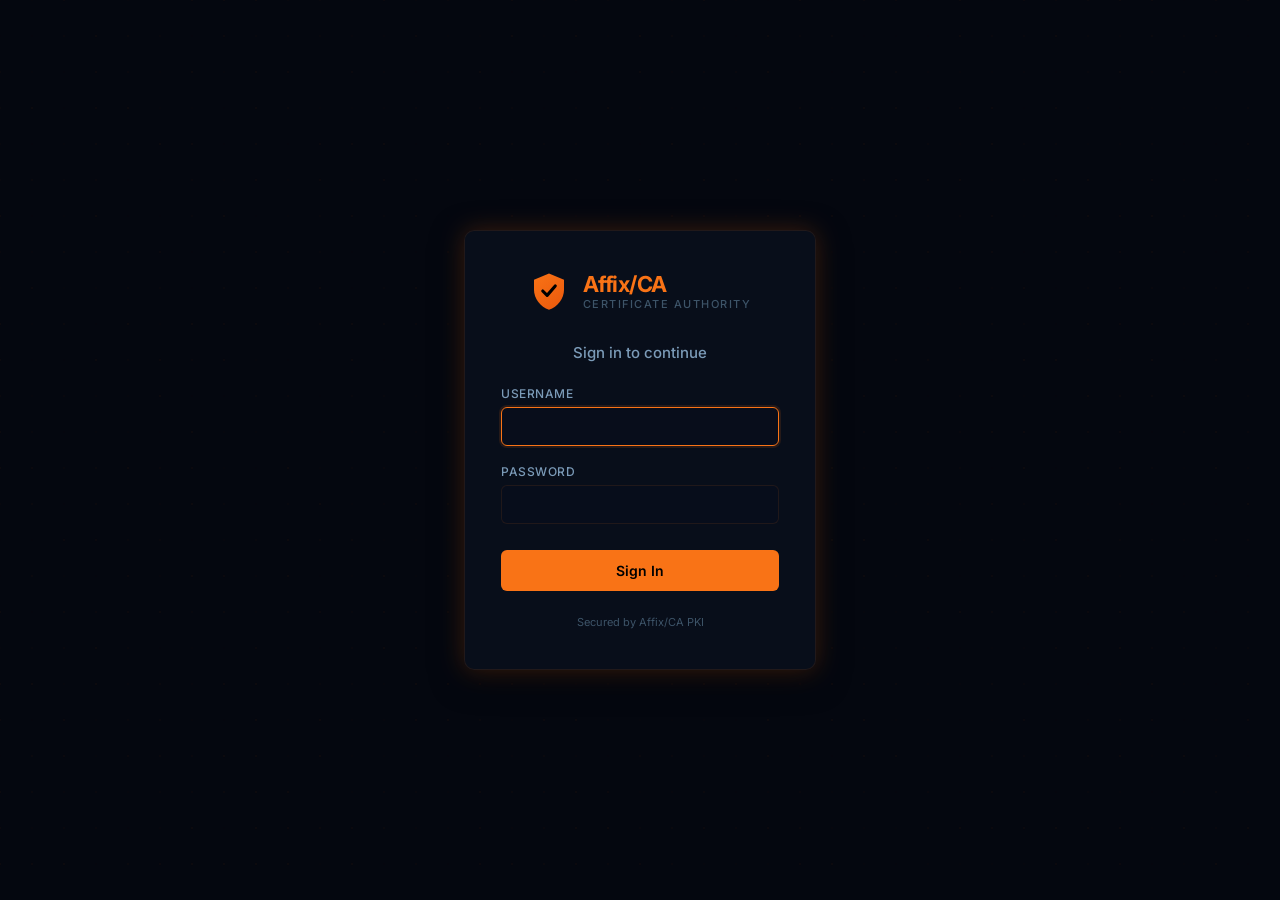
<file: AffixCA/shared/ui/login.html>
<!DOCTYPE html>
<html lang="en">
<head>
  <meta charset="UTF-8" />
  <meta name="viewport" content="width=device-width, initial-scale=1.0" />
  <title>Affix/CA — Sign In</title>
  <link rel="preconnect" href="https://fonts.googleapis.com" />
  <link rel="preconnect" href="https://fonts.gstatic.com" crossorigin />
  <link href="https://fonts.googleapis.com/css2?family=Inter:wght@300;400;500;600;700&family=JetBrains+Mono:wght@400;500;600&display=swap" rel="stylesheet" />
  <style>
    *, *::before, *::after { box-sizing: border-box; margin: 0; padding: 0; }

    :root {
      --bg-void:    #04070f;
      --bg-panel:   rgba(10, 16, 30, 0.82);
      --bg-input:   rgba(8, 14, 28, 0.9);
      --cyan:       #f97316;
      --cyan-dim:   rgba(249, 115, 22, 0.12);
      --cyan-glow:  0 0 24px rgba(249, 115, 22, 0.22);
      --purple:     #f97316;
      --red:        #f43f5e;
      --text:       #dde8f0;
      --text-mid:   #7b9bb8;
      --text-muted: #3d5468;
      --border:     rgba(249, 115, 22, 0.1);
      --radius:     10px;
      --radius-sm:  6px;
    }

    body {
      font-family: 'Inter', -apple-system, BlinkMacSystemFont, sans-serif;
      background: var(--bg-void);
      color: var(--text);
      min-height: 100vh;
      display: flex;
      align-items: center;
      justify-content: center;
      overflow: hidden;
    }

    canvas {
      position: fixed; top: 0; left: 0;
      width: 100%; height: 100%;
      z-index: 0; pointer-events: none;
    }

    .login-container {
      position: relative; z-index: 1;
      width: 100%; max-width: 400px; padding: 24px;
    }

    .login-card {
      background: var(--bg-panel);
      border: 1px solid var(--border);
      border-radius: var(--radius);
      backdrop-filter: blur(24px);
      padding: 40px 36px;
      box-shadow: var(--cyan-glow), 0 8px 32px rgba(0,0,0,0.5);
    }

    .login-brand {
      display: flex; align-items: center;
      gap: 14px; margin-bottom: 32px; justify-content: center;
    }

    .login-brand svg { width: 40px; height: 40px; flex-shrink: 0; }

    .login-brand-text { display: flex; flex-direction: column; }

    .login-brand-title {
      font-size: 22px; font-weight: 700;
      background: linear-gradient(135deg, #f97316, #f97316);
      -webkit-background-clip: text; -webkit-text-fill-color: transparent;
      letter-spacing: -0.5px;
    }

    .login-brand-sub {
      font-size: 11px; color: var(--text-muted);
      text-transform: uppercase; letter-spacing: 1.5px; font-weight: 500;
    }

    .login-heading {
      font-size: 15px; font-weight: 500; color: var(--text-mid);
      margin-bottom: 24px; text-align: center;
    }

    .form-group { margin-bottom: 18px; }

    .form-group label {
      display: block; font-size: 12px; font-weight: 500;
      color: var(--text-mid); margin-bottom: 6px;
      text-transform: uppercase; letter-spacing: 0.5px;
    }

    .form-group input {
      width: 100%; padding: 10px 14px; font-size: 14px; font-family: inherit;
      background: var(--bg-input); border: 1px solid var(--border);
      border-radius: var(--radius-sm); color: var(--text);
      outline: none; transition: border-color 0.2s ease;
    }

    .form-group input:focus {
      border-color: var(--cyan);
      box-shadow: 0 0 0 2px var(--cyan-dim);
    }

    .btn-login {
      width: 100%; padding: 12px; font-size: 14px; font-weight: 600;
      font-family: inherit;
      background: linear-gradient(135deg, var(--cyan), var(--purple));
      color: #000; border: none; border-radius: var(--radius-sm);
      cursor: pointer; transition: opacity 0.2s ease, transform 0.1s ease;
      margin-top: 8px;
    }

    .btn-login:hover { opacity: 0.9; }
    .btn-login:active { transform: scale(0.98); }
    .btn-login:disabled { opacity: 0.5; cursor: not-allowed; }

    .login-error {
      display: none;
      background: rgba(244, 63, 94, 0.1);
      border: 1px solid rgba(244, 63, 94, 0.3);
      border-radius: var(--radius-sm);
      padding: 10px 14px; font-size: 13px; color: var(--red);
      margin-bottom: 16px;
    }

    .login-footer {
      text-align: center; margin-top: 24px;
      font-size: 11px; color: var(--text-muted);
    }
  </style>
</head>
<body>
  <canvas id="bg-canvas"></canvas>

  <div class="login-container">
    <div class="login-card">
      <div class="login-brand">
        <svg viewBox="0 0 32 32" fill="none">
          <path d="M16 2L4 7v8c0 7.18 5.16 13.9 12 15.93C22.84 28.9 28 22.18 28 15V7L16 2z" fill="url(#shieldGrad)"/>
          <path d="M11 16l3.5 3.5L21 12" stroke="#000" stroke-width="2.5" stroke-linecap="round" stroke-linejoin="round"/>
          <defs>
            <linearGradient id="shieldGrad" x1="4" y1="2" x2="28" y2="32" gradientUnits="userSpaceOnUse">
              <stop offset="0%" stop-color="#f97316"/>
              <stop offset="100%" stop-color="#ea580c"/>
            </linearGradient>
          </defs>
        </svg>
        <div class="login-brand-text">
          <span class="login-brand-title">Affix/CA</span>
          <span class="login-brand-sub">Certificate Authority</span>
        </div>
      </div>

      <div class="login-heading">Sign in to continue</div>
      <div class="login-error" id="login-error"></div>

      <form id="login-form">
        <div class="form-group">
          <label for="username">Username</label>
          <input type="text" id="username" autocomplete="username" required autofocus />
        </div>
        <div class="form-group">
          <label for="password">Password</label>
          <input type="password" id="password" autocomplete="current-password" required />
        </div>
        <button type="submit" class="btn-login" id="login-btn">Sign In</button>
      </form>

      <div class="login-footer">Secured by Affix/CA PKI</div>
    </div>
  </div>

  <script>
    // Animated background
    (function() {
      const c = document.getElementById('bg-canvas'), ctx = c.getContext('2d');
      let w, h;
      function resize() { w = c.width = window.innerWidth; h = c.height = window.innerHeight; }
      resize(); window.addEventListener('resize', resize);
      const cols = 40, rows = 25, dots = [];
      for (let i = 0; i < cols * rows; i++)
        dots.push({ x: (i % cols) / cols, y: Math.floor(i / cols) / rows, phase: Math.random() * Math.PI * 2 });
      function draw(t) {
        ctx.clearRect(0, 0, w, h);
        for (const d of dots) {
          const pulse = 0.3 + 0.7 * ((Math.sin(t / 2000 + d.phase) + 1) / 2);
          ctx.fillStyle = `rgba(249,115,22,${0.04 * pulse})`;
          ctx.beginPath(); ctx.arc(d.x * w, d.y * h, 1.2, 0, Math.PI * 2); ctx.fill();
        }
        requestAnimationFrame(draw);
      }
      requestAnimationFrame(draw);
    })();

    // Login handler
    (function() {
      const TOKEN_KEY = 'affixca_auth_token';
      const USER_KEY  = 'affixca_auth_user';
      const form  = document.getElementById('login-form');
      const errEl = document.getElementById('login-error');

      // If already authed, redirect
      const existing = localStorage.getItem(TOKEN_KEY);
      if (existing) {
        fetch('/api/auth/session', { headers: { 'Authorization': 'Bearer ' + existing } })
          .then(r => r.json())
          .then(d => { if (d.success) window.location.href = '/'; })
          .catch(() => {});
      }

      form.addEventListener('submit', async (e) => {
        e.preventDefault();
        errEl.style.display = 'none';
        const btn = document.getElementById('login-btn');
        btn.disabled = true; btn.textContent = 'Signing in\u2026';
        try {
          const r = await fetch('/api/auth/login', {
            method: 'POST',
            headers: { 'Content-Type': 'application/json' },
            body: JSON.stringify({
              username: document.getElementById('username').value,
              password: document.getElementById('password').value
            })
          });
          const data = await r.json();
          if (data.success) {
            localStorage.setItem(TOKEN_KEY, data.token);
            localStorage.setItem(USER_KEY, JSON.stringify({ username: data.username, role: data.role }));
            window.location.href = '/';
          } else {
            errEl.textContent = data.message || 'Login failed';
            errEl.style.display = 'block';
          }
        } catch (err) {
          errEl.textContent = 'Connection error: ' + err.message;
          errEl.style.display = 'block';
        } finally {
          btn.disabled = false; btn.textContent = 'Sign In';
        }
      });
    })();
  </script>
</body>
</html>
</file>
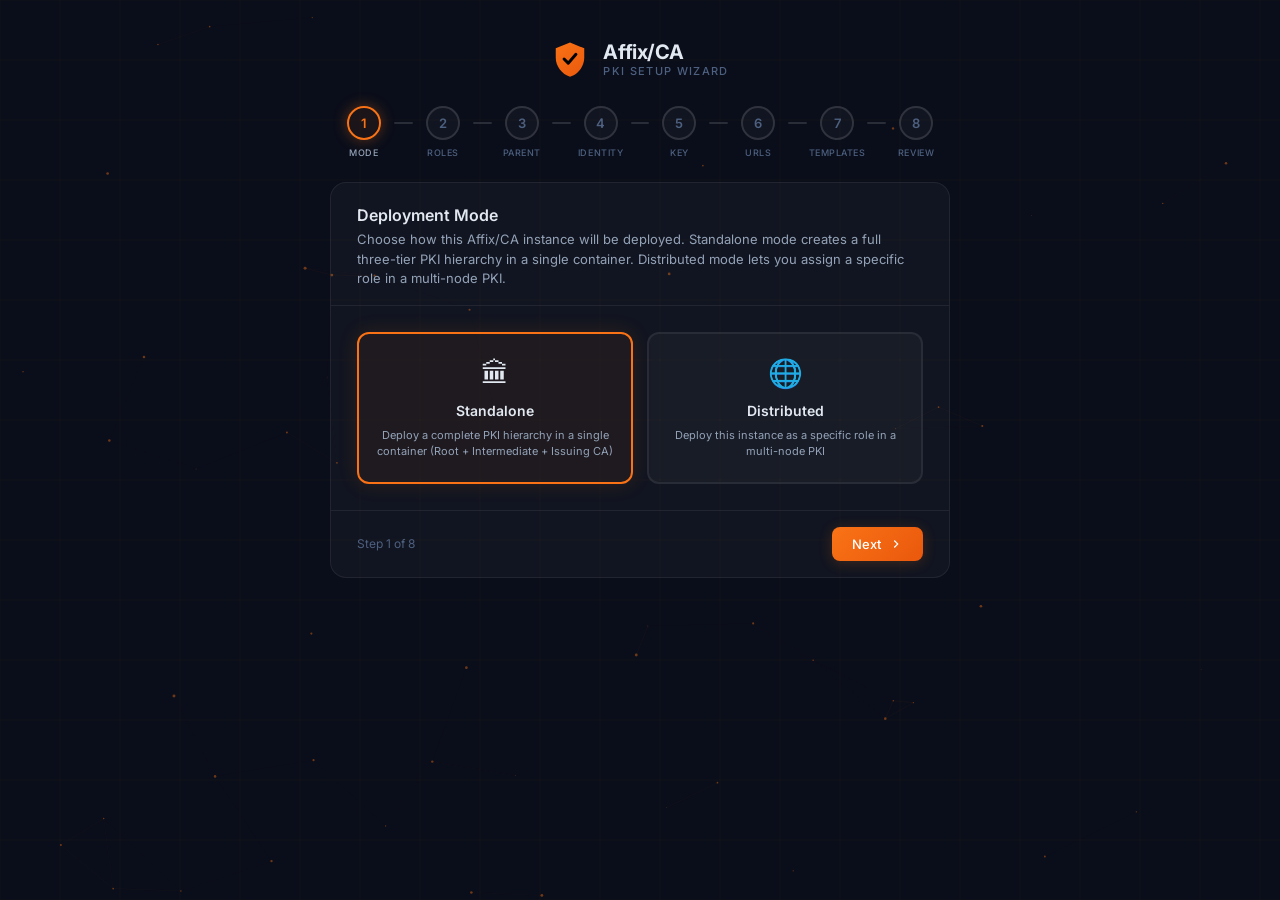
<file: AffixCA/shared/ui/setup.html>
<!DOCTYPE html>
<html lang="en">
<head>
  <meta charset="UTF-8" />
  <meta name="viewport" content="width=device-width, initial-scale=1.0" />
  <title>Affix/CA · PKI Setup Wizard</title>
  <link rel="preconnect" href="https://fonts.googleapis.com" />
  <link rel="preconnect" href="https://fonts.gstatic.com" crossorigin />
  <link href="https://fonts.googleapis.com/css2?family=Inter:wght@300;400;500;600;700&family=JetBrains+Mono:wght@400;500;600&display=swap" rel="stylesheet" />
  <style>
    :root {
      --bg:        #0a0e1a;
      --surface:   rgba(255,255,255,0.03);
      --surface2:  rgba(255,255,255,0.06);
      --border:    rgba(255,255,255,0.07);
      --border2:   rgba(255,255,255,0.13);
      --cyan:      #f97316;
      --violet:    #ea580c;
      --green:     #22c55e;
      --amber:     #f59e0b;
      --red:       #f43f5e;
      --text:      #e2e8f0;
      --text-mid:  #94a3b8;
      --text-muted:#4d6080;
      --radius:    12px;
    }

    *, *::before, *::after { box-sizing: border-box; margin: 0; padding: 0; }

    body {
      background: var(--bg);
      font-family: 'Inter', sans-serif;
      color: var(--text);
      min-height: 100vh;
      display: flex;
      align-items: flex-start;
      justify-content: center;
      padding: 40px 16px 60px;
      overflow-x: hidden;
    }

    /* -- Background canvas ------------------------------------------------- */
    #bg-canvas {
      position: fixed; inset: 0; z-index: 0; pointer-events: none;
    }

    /* -- Outer wrapper ----------------------------------------------------- */
    .wrap {
      position: relative; z-index: 1;
      width: 100%; max-width: 620px;
      display: flex; flex-direction: column; gap: 24px;
    }

    /* -- Brand ------------------------------------------------------------- */
    .brand {
      display: flex; align-items: center; gap: 14px;
      justify-content: center; padding-bottom: 4px;
    }
    .brand-shield { width: 38px; height: 38px; flex-shrink: 0; }
    .brand-text { display: flex; flex-direction: column; }
    .brand-title { font-size: 20px; font-weight: 700; letter-spacing: -.02em; }
    .brand-sub {
      font-size: 11px; font-weight: 500; letter-spacing: .12em;
      text-transform: uppercase; color: var(--text-muted);
    }

    /* -- Step indicator ---------------------------------------------------- */
    .steps {
      display: flex; align-items: flex-start; justify-content: space-between;
      padding: 0 4px;
    }
    .step {
      display: flex; flex-direction: column; align-items: center; gap: 7px;
      flex: 0 0 auto; width: 60px;
    }
    .step-ring {
      width: 34px; height: 34px; border-radius: 50%;
      border: 2px solid var(--border2);
      background: var(--surface);
      display: flex; align-items: center; justify-content: center;
      font-size: 13px; font-weight: 600; color: var(--text-muted);
      transition: all .3s ease; flex-shrink: 0; position: relative; z-index: 1;
    }
    .step.active .step-ring {
      border-color: var(--cyan); color: var(--cyan);
      background: rgba(249,115,22,.07);
      box-shadow: 0 0 14px rgba(249,115,22,.35);
    }
    .step.done .step-ring {
      border-color: var(--cyan); background: var(--cyan);
      color: #0a0e1a; font-size: 0;
    }
    .step.done .step-ring::after {
      content: '';
      display: block; width: 14px; height: 8px;
      border-left: 2.5px solid #0a0e1a;
      border-bottom: 2.5px solid #0a0e1a;
      transform: rotate(-45deg) translateY(-2px);
    }
    .step.skip .step-ring {
      border-color: var(--border); color: var(--text-muted);
      opacity: .35;
    }
    .step.skip .step-lbl { opacity: .35; }
    .step-lbl {
      font-size: 9px; font-weight: 500; text-transform: uppercase;
      letter-spacing: .06em; color: var(--text-muted); text-align: center;
      white-space: nowrap;
    }
    .step.active .step-lbl { color: var(--text-mid); }
    .step-line {
      flex: 1; height: 2px; background: var(--border2); align-self: flex-start;
      margin-top: 16px; border-radius: 2px; transition: background .4s;
    }
    .step-line.done { background: var(--cyan); }

    /* -- Card -------------------------------------------------------------- */
    .card {
      background: var(--surface);
      border: 1px solid var(--border);
      border-radius: 16px; overflow: hidden;
    }
    .card-head {
      padding: 22px 26px 16px;
      border-bottom: 1px solid var(--border);
    }
    .card-title { font-size: 16px; font-weight: 600; }
    .card-desc { font-size: 13px; color: var(--text-mid); margin-top: 5px; line-height: 1.5; }
    .card-body { padding: 26px; }
    .card-foot {
      padding: 16px 26px;
      border-top: 1px solid var(--border);
      display: flex; align-items: center; justify-content: space-between;
    }
    .foot-meta { font-size: 12px; color: var(--text-muted); }

    /* -- Panel visibility -------------------------------------------------- */
    .panel { display: none; }
    .panel.active { display: block; }

    /* -- Form -------------------------------------------------------------- */
    .fg { display: flex; flex-direction: column; gap: 18px; }
    .row2 { display: grid; grid-template-columns: 1fr 1fr; gap: 14px; }
    .fgroup { display: flex; flex-direction: column; gap: 6px; }
    .fgroup label {
      font-size: 12px; font-weight: 500; color: var(--text-mid);
      letter-spacing: .02em;
    }
    .fgroup .hint { font-size: 11px; color: var(--text-muted); line-height: 1.4; }
    .opt-tag {
      font-size: 10px; font-weight: 500; color: var(--text-muted);
      border: 1px solid var(--border2); border-radius: 4px;
      padding: 1px 5px; margin-left: 4px; vertical-align: middle;
    }

    input[type=text], input[type=url], input[type=number], input[type=password], select {
      background: rgba(255,255,255,0.04);
      border: 1px solid var(--border2);
      border-radius: 8px; padding: 9px 12px;
      font-size: 13px; font-family: inherit; color: var(--text);
      outline: none; width: 100%;
      transition: border-color .2s, box-shadow .2s;
    }
    input:focus, select:focus {
      border-color: var(--cyan);
      box-shadow: 0 0 0 3px rgba(249,115,22,.1);
    }
    input::placeholder { color: var(--text-muted); }
    input.err { border-color: var(--red); }

    /* -- DN preview -------------------------------------------------------- */
    .dn-box {
      margin-top: 6px;
      background: rgba(0,0,0,.3);
      border: 1px solid var(--border);
      border-radius: 8px; padding: 12px 14px;
    }
    .dn-label {
      font-size: 10px; font-weight: 600; letter-spacing: .1em;
      text-transform: uppercase; color: var(--text-muted); margin-bottom: 6px;
    }
    .dn-val {
      font-family: 'JetBrains Mono', monospace; font-size: 12px;
      color: var(--cyan); word-break: break-all; line-height: 1.6;
    }

    /* -- Mode / role selection cards --------------------------------------- */
    .mode-grid { display: grid; grid-template-columns: 1fr 1fr; gap: 14px; }
    .mode-card {
      background: var(--surface);
      border: 2px solid var(--border);
      border-radius: var(--radius); padding: 22px 18px;
      cursor: pointer; transition: all .2s;
      display: flex; flex-direction: column; gap: 8px;
      user-select: none; text-align: center;
    }
    .mode-card:hover { border-color: var(--border2); background: var(--surface2); }
    .mode-card.sel {
      border-color: var(--cyan); background: rgba(249,115,22,.05);
      box-shadow: 0 0 20px rgba(249,115,22,.13);
    }
    .mode-icon {
      font-size: 28px; margin-bottom: 4px;
      filter: grayscale(0.2);
    }
    .mode-card.sel .mode-icon { filter: none; }
    .mode-name { font-size: 14px; font-weight: 600; }
    .mode-desc { font-size: 11px; color: var(--text-mid); line-height: 1.5; }

    /* -- Role checkboxes / radios ----------------------------------------- */
    .role-list { display: flex; flex-direction: column; gap: 12px; }
    .role-item {
      display: flex; align-items: flex-start; gap: 12px;
      background: var(--surface);
      border: 1px solid var(--border);
      border-radius: var(--radius); padding: 14px 16px;
      cursor: pointer; transition: all .2s; user-select: none;
    }
    .role-item:hover { border-color: var(--border2); background: var(--surface2); }
    .role-item.sel {
      border-color: var(--cyan); background: rgba(249,115,22,.04);
    }
    .role-item input[type=checkbox],
    .role-item input[type=radio] {
      width: 16px; height: 16px; margin-top: 2px; flex-shrink: 0;
      accent-color: var(--cyan);
    }
    .role-info { display: flex; flex-direction: column; gap: 3px; }
    .role-name { font-size: 13px; font-weight: 600; }
    .role-desc { font-size: 11px; color: var(--text-mid); line-height: 1.45; }

    /* -- Key algorithm cards ----------------------------------------------- */
    .key-grid { display: grid; grid-template-columns: 1fr 1fr; gap: 12px; }
    .key-card {
      background: var(--surface);
      border: 2px solid var(--border);
      border-radius: var(--radius); padding: 16px 14px;
      cursor: pointer; transition: all .2s;
      display: flex; flex-direction: column; gap: 5px;
      user-select: none;
    }
    .key-card:hover { border-color: var(--border2); background: var(--surface2); }
    .key-card.sel {
      border-color: var(--cyan); background: rgba(249,115,22,.05);
      box-shadow: 0 0 20px rgba(249,115,22,.13);
    }
    .key-name { font-size: 13px; font-weight: 600; }
    .key-desc { font-size: 11px; color: var(--text-mid); line-height: 1.45; }
    .key-badge {
      display: inline-block; margin-top: 4px;
      font-size: 10px; font-weight: 600; padding: 2px 8px; border-radius: 999px;
    }
    .badge-rec  { background: rgba(249,115,22,.14); color: var(--cyan); }
    .badge-mod  { background: rgba(124,58,237,.18); color: #a78bfa; }
    .badge-leg  { background: rgba(100,100,130,.18); color: var(--text-muted); }

    /* -- Validity slider --------------------------------------------------- */
    .slider-row { display: flex; align-items: center; gap: 14px; margin-top: 2px; }
    .slider {
      -webkit-appearance: none; flex: 1; height: 4px;
      background: var(--border2); border-radius: 4px; outline: none;
    }
    .slider::-webkit-slider-thumb {
      -webkit-appearance: none; width: 18px; height: 18px; border-radius: 50%;
      background: var(--cyan); cursor: pointer;
      box-shadow: 0 0 10px rgba(249,115,22,.5);
    }
    .slider-val {
      font-family: 'JetBrains Mono', monospace; font-size: 13px; font-weight: 600;
      color: var(--cyan); min-width: 72px; text-align: right;
    }
    .slider-ticks {
      display: flex; justify-content: space-between;
      font-size: 10px; color: var(--text-muted); margin-top: 5px;
    }

    /* -- Section heading --------------------------------------------------- */
    .section-label {
      font-size: 11px; font-weight: 600; letter-spacing: .08em;
      text-transform: uppercase; color: var(--text-muted); margin-bottom: 12px;
    }

    /* -- Template cards ---------------------------------------------------- */
    .tpl-grid { display: grid; grid-template-columns: 1fr 1fr; gap: 10px; }
    .tpl-card {
      display: flex; align-items: flex-start; gap: 10px;
      background: var(--surface);
      border: 1px solid var(--border);
      border-left: 3px solid var(--border2);
      border-radius: var(--radius); padding: 12px 14px;
      cursor: pointer; transition: all .2s; user-select: none;
    }
    .tpl-card:hover { border-color: var(--border2); background: var(--surface2); }
    .tpl-card.sel {
      border-color: var(--cyan); border-left-color: var(--cyan);
      background: rgba(249,115,22,.04);
    }
    .tpl-card.tpl-server  { border-left-color: var(--green); }
    .tpl-card.tpl-client  { border-left-color: #ea580c; }
    .tpl-card.tpl-code    { border-left-color: var(--violet); }
    .tpl-card.tpl-email   { border-left-color: var(--amber); }
    .tpl-card.tpl-device  { border-left-color: #6366f1; }
    .tpl-card.tpl-wifi    { border-left-color: #f59e0b; }
    .tpl-card.tpl-vpn     { border-left-color: #8b5cf6; }
    .tpl-card.tpl-smart   { border-left-color: #ec4899; }
    .tpl-card.sel.tpl-server  { border-left-color: var(--green); }
    .tpl-card.sel.tpl-client  { border-left-color: #ea580c; }
    .tpl-card.sel.tpl-code    { border-left-color: var(--violet); }
    .tpl-card.sel.tpl-email   { border-left-color: var(--amber); }
    .tpl-card.sel.tpl-device  { border-left-color: #6366f1; }
    .tpl-card.sel.tpl-wifi    { border-left-color: #f59e0b; }
    .tpl-card.sel.tpl-vpn     { border-left-color: #8b5cf6; }
    .tpl-card.sel.tpl-smart   { border-left-color: #ec4899; }
    .tpl-card input[type=checkbox] {
      width: 14px; height: 14px; margin-top: 1px; flex-shrink: 0;
      accent-color: var(--cyan);
    }
    .tpl-info { display: flex; flex-direction: column; gap: 2px; }
    .tpl-name { font-size: 12px; font-weight: 600; }
    .tpl-desc { font-size: 10px; color: var(--text-mid); line-height: 1.4; }
    .tpl-icon { font-size: 14px; flex-shrink: 0; margin-top: 1px; }

    /* -- Buttons ----------------------------------------------------------- */
    .btn {
      display: inline-flex; align-items: center; gap: 8px;
      padding: 9px 20px; border-radius: 8px; border: none;
      font-size: 13px; font-weight: 500; font-family: inherit;
      cursor: pointer; transition: all .2s; text-decoration: none;
      white-space: nowrap;
    }
    .btn-primary {
      background: linear-gradient(135deg, #f97316, #ea580c);
      color: #fff; box-shadow: 0 2px 14px rgba(249,115,22,.2);
    }
    .btn-primary:hover { box-shadow: 0 4px 22px rgba(249,115,22,.38); transform: translateY(-1px); }
    .btn-primary:disabled { opacity: .45; cursor: not-allowed; transform: none; }
    .btn-ghost {
      background: transparent; color: var(--text-mid);
      border: 1px solid var(--border2);
    }
    .btn-ghost:hover { color: var(--text); border-color: rgba(255,255,255,.22); }
    .btn-success {
      background: linear-gradient(135deg, #f97316, #ea580c);
      color: #fff; box-shadow: 0 2px 14px rgba(249,115,22,.25);
      font-size: 14px; font-weight: 600; padding: 11px 28px;
    }
    .btn-success:hover { box-shadow: 0 4px 24px rgba(249,115,22,.45); transform: translateY(-1px); }
    .btn-test {
      background: rgba(249,115,22,.1); color: var(--cyan);
      border: 1px solid rgba(249,115,22,.25);
      padding: 7px 16px; font-size: 12px;
    }
    .btn-test:hover { background: rgba(249,115,22,.18); }
    .btn-test:disabled { opacity: .4; cursor: not-allowed; }

    /* -- Review table ------------------------------------------------------ */
    .review { display: flex; flex-direction: column; gap: 0; }
    .rrow {
      display: flex; justify-content: space-between; align-items: baseline;
      padding: 9px 0; border-bottom: 1px solid var(--border);
      gap: 16px;
    }
    .rrow:last-child { border-bottom: none; }
    .rkey { font-size: 12px; color: var(--text-muted); flex-shrink: 0; min-width: 128px; }
    .rval { font-family: 'JetBrains Mono', monospace; font-size: 12px; color: var(--text); word-break: break-all; text-align: right; }

    /* -- Error banner ------------------------------------------------------ */
    .err-box {
      background: rgba(244,63,94,.08); border: 1px solid rgba(244,63,94,.28);
      border-radius: 8px; padding: 12px 14px;
      font-size: 12px; color: #f87171; margin-bottom: 18px; display: none;
    }
    .err-box.show { display: block; }

    /* -- Connection test result -------------------------------------------- */
    .conn-result {
      margin-top: 14px; padding: 14px 16px;
      background: rgba(0,0,0,.3); border: 1px solid var(--border);
      border-radius: 8px; display: none;
    }
    .conn-result.show { display: block; }
    .conn-result.success { border-color: rgba(249,115,22,.3); }
    .conn-result.failure { border-color: rgba(244,63,94,.3); }
    .conn-result .conn-title {
      font-size: 12px; font-weight: 600; margin-bottom: 6px;
    }
    .conn-result.success .conn-title { color: var(--cyan); }
    .conn-result.failure .conn-title { color: var(--red); }
    .conn-detail {
      font-family: 'JetBrains Mono', monospace; font-size: 11px;
      color: var(--text-mid); line-height: 1.7;
    }

    /* -- Progress screen --------------------------------------------------- */
    .progress-wrap { padding: 32px 26px 26px; }
    .spinner {
      width: 36px; height: 36px; border-radius: 50%;
      border: 3px solid rgba(249,115,22,.1); border-top-color: var(--cyan);
      animation: spin .75s linear infinite; margin: 0 auto 20px;
    }
    @keyframes spin { to { transform: rotate(360deg); } }
    .prog-log {
      background: rgba(0,0,0,.4); border: 1px solid var(--border);
      border-radius: 8px; padding: 14px 16px;
      font-family: 'JetBrains Mono', monospace; font-size: 11px; line-height: 1.8;
      color: var(--text-muted); height: 220px; overflow-y: auto;
    }
    .log-l { display: block; }
    .log-l::before { content: '\203A '; color: var(--border2); }
    .log-l.active { color: var(--cyan); }
    .log-l.done   { color: var(--cyan); }
    .prog-title { font-size: 16px; font-weight: 600; text-align: center; margin-bottom: 6px; }
    .prog-sub   { font-size: 13px; color: var(--text-mid); text-align: center; margin-bottom: 24px; }

    /* -- Success screen ---------------------------------------------------- */
    .success-wrap { padding: 36px 26px 30px; display: flex; flex-direction: column; align-items: center; gap: 20px; }
    .check-ring {
      width: 62px; height: 62px; border-radius: 50%;
      background: rgba(249,115,22,.1); border: 2px solid var(--cyan);
      display: flex; align-items: center; justify-content: center;
      box-shadow: 0 0 28px rgba(249,115,22,.22);
    }
    .check-ring svg { width: 30px; height: 30px; stroke: var(--cyan); }
    .suc-title { font-size: 20px; font-weight: 700; text-align: center; }
    .suc-sub   { font-size: 13px; color: var(--text-mid); text-align: center; max-width: 400px; line-height: 1.6; }
    .cert-grid {
      width: 100%; background: rgba(0,0,0,.35);
      border: 1px solid var(--border); border-radius: 8px;
      padding: 14px 16px; display: flex; flex-direction: column; gap: 8px;
    }
    .ci-row { display: flex; gap: 10px; font-size: 12px; }
    .ci-key { font-family: 'JetBrains Mono', monospace; color: var(--text-muted); min-width: 102px; flex-shrink: 0; }
    .ci-val { font-family: 'JetBrains Mono', monospace; color: var(--cyan); word-break: break-all; }

    /* -- Standalone note --------------------------------------------------- */
    .note-box {
      background: rgba(249,115,22,.04); border: 1px solid rgba(249,115,22,.12);
      border-radius: 8px; padding: 10px 14px; margin-top: 8px;
      font-size: 11px; color: var(--text-mid); line-height: 1.5;
    }

    /* -- Help modal -------------------------------------------------------- */
    .modal-overlay {
      position: fixed; inset: 0; z-index: 100;
      background: rgba(0,0,0,.65); backdrop-filter: blur(4px);
      display: none; align-items: center; justify-content: center;
      padding: 24px;
    }
    .modal-overlay.show { display: flex; }
    .modal {
      background: #111827; border: 1px solid var(--border2);
      border-radius: 16px; max-width: 640px; width: 100%;
      max-height: 80vh; overflow-y: auto;
      box-shadow: 0 8px 40px rgba(0,0,0,.6);
    }
    .modal-head {
      padding: 20px 24px 14px;
      border-bottom: 1px solid var(--border);
      display: flex; align-items: center; justify-content: space-between;
    }
    .modal-head h3 { font-size: 15px; font-weight: 600; }
    .modal-close {
      background: none; border: none; color: var(--text-muted);
      cursor: pointer; font-size: 18px; padding: 4px 8px;
      border-radius: 6px; transition: all .2s;
    }
    .modal-close:hover { color: var(--text); background: var(--surface2); }
    .modal-body { padding: 20px 24px 24px; }
    .modal-body h4 {
      font-size: 13px; font-weight: 600; color: var(--cyan);
      margin: 18px 0 8px; display: flex; align-items: center; gap: 8px;
    }
    .modal-body h4:first-child { margin-top: 0; }
    .modal-body p {
      font-size: 12px; color: var(--text-mid); line-height: 1.65; margin: 0 0 8px;
    }
    .modal-body code {
      font-family: 'JetBrains Mono', monospace; font-size: 11px;
      background: rgba(249,115,22,.08); color: var(--cyan);
      padding: 1px 6px; border-radius: 4px;
    }
    .modal-body .url-example {
      background: rgba(0,0,0,.35); border: 1px solid var(--border);
      border-radius: 8px; padding: 10px 14px; margin: 8px 0 12px;
      font-family: 'JetBrains Mono', monospace; font-size: 11px;
      color: var(--green); line-height: 1.7;
    }
    .modal-body .role-tag {
      display: inline-block; font-size: 10px; font-weight: 600;
      padding: 2px 8px; border-radius: 999px; margin-left: 4px;
    }
    .role-tag.rt-issuing { background: rgba(34,197,94,.15); color: var(--green); }
    .role-tag.rt-all { background: rgba(124,58,237,.18); color: #a78bfa; }

    /* -- Help trigger button ----------------------------------------------- */
    .btn-help {
      background: rgba(249,115,22,.08); color: var(--cyan);
      border: 1px solid rgba(249,115,22,.2); border-radius: 8px;
      padding: 6px 14px; font-size: 12px; font-weight: 500;
      font-family: inherit; cursor: pointer; transition: all .2s;
      display: inline-flex; align-items: center; gap: 6px;
    }
    .btn-help:hover { background: rgba(249,115,22,.15); border-color: rgba(249,115,22,.35); }
  </style>
</head>
<body>
  <canvas id="bg-canvas"></canvas>

  <div class="wrap">

    <!-- Brand -->
    <div class="brand">
      <svg class="brand-shield" viewBox="0 0 32 32" fill="none">
        <path d="M16 2L4 7v8c0 7.18 5.16 13.9 12 15.93C22.84 28.9 28 22.18 28 15V7L16 2z" fill="url(#sg)"/>
        <path d="M11 16l3.5 3.5L21 12" stroke="#000" stroke-width="2.5" stroke-linecap="round" stroke-linejoin="round"/>
        <defs>
          <linearGradient id="sg" x1="4" y1="2" x2="28" y2="32" gradientUnits="userSpaceOnUse">
            <stop offset="0%" stop-color="#f97316"/>
            <stop offset="100%" stop-color="#ea580c"/>
          </linearGradient>
        </defs>
      </svg>
      <div class="brand-text">
        <span class="brand-title">Affix/CA</span>
        <span class="brand-sub">PKI Setup Wizard</span>
      </div>
    </div>

    <!-- Step indicator -->
    <div class="steps" id="steps">
      <div class="step active" data-s="1">
        <div class="step-ring">1</div>
        <div class="step-lbl">Mode</div>
      </div>
      <div class="step-line" id="line-1"></div>
      <div class="step" data-s="2">
        <div class="step-ring">2</div>
        <div class="step-lbl">Roles</div>
      </div>
      <div class="step-line" id="line-2"></div>
      <div class="step" data-s="3">
        <div class="step-ring">3</div>
        <div class="step-lbl">Parent</div>
      </div>
      <div class="step-line" id="line-3"></div>
      <div class="step" data-s="4">
        <div class="step-ring">4</div>
        <div class="step-lbl">Identity</div>
      </div>
      <div class="step-line" id="line-4"></div>
      <div class="step" data-s="5">
        <div class="step-ring">5</div>
        <div class="step-lbl">Key</div>
      </div>
      <div class="step-line" id="line-5"></div>
      <div class="step" data-s="6">
        <div class="step-ring">6</div>
        <div class="step-lbl">URLs</div>
      </div>
      <div class="step-line" id="line-6"></div>
      <div class="step" data-s="7">
        <div class="step-ring">7</div>
        <div class="step-lbl">Templates</div>
      </div>
      <div class="step-line" id="line-7"></div>
      <div class="step" data-s="8">
        <div class="step-ring">8</div>
        <div class="step-lbl">Review</div>
      </div>
    </div>

    <!-- ================================================================== -->
    <!-- Step 1 -- Deployment Mode                                          -->
    <!-- ================================================================== -->
    <div class="card panel active" id="p1">
      <div class="card-head">
        <div class="card-title">Deployment Mode</div>
        <div class="card-desc">
          Choose how this Affix/CA instance will be deployed. Standalone mode creates a full three-tier PKI hierarchy in a single container. Distributed mode lets you assign a specific role in a multi-node PKI.
        </div>
      </div>
      <div class="card-body">
        <div class="mode-grid" id="mode-grid">
          <div class="mode-card sel" data-mode="standalone">
            <div class="mode-icon">&#x1f3db;</div>
            <div class="mode-name">Standalone</div>
            <div class="mode-desc">Deploy a complete PKI hierarchy in a single container (Root + Intermediate + Issuing CA)</div>
          </div>
          <div class="mode-card" data-mode="distributed">
            <div class="mode-icon">&#x1f310;</div>
            <div class="mode-name">Distributed</div>
            <div class="mode-desc">Deploy this instance as a specific role in a multi-node PKI</div>
          </div>
        </div>
      </div>
      <div class="card-foot">
        <span class="foot-meta">Step 1 of 8</span>
        <button class="btn btn-primary" id="btn-next-1">
          Next
          <svg viewBox="0 0 24 24" fill="none" stroke="currentColor" stroke-width="2" width="14" height="14">
            <polyline points="9 18 15 12 9 6"/>
          </svg>
        </button>
      </div>
    </div>

    <!-- ================================================================== -->
    <!-- Step 2 -- Role Selection                                           -->
    <!-- ================================================================== -->
    <div class="card panel" id="p2">
      <div class="card-head">
        <div class="card-title">Role Selection</div>
        <div class="card-desc" id="role-desc">
          All three CA roles will be deployed on this instance.
        </div>
      </div>
      <div class="card-body">
        <!-- Standalone: checkboxes (all pre-checked, disabled) -->
        <div id="roles-standalone" class="role-list">
          <label class="role-item sel">
            <input type="checkbox" checked disabled />
            <div class="role-info">
              <div class="role-name">Root CA</div>
              <div class="role-desc">The trust anchor of your PKI. Issues certificates only to subordinate CAs.</div>
            </div>
          </label>
          <label class="role-item sel">
            <input type="checkbox" checked disabled />
            <div class="role-info">
              <div class="role-name">Intermediate CA</div>
              <div class="role-desc">Policy CA that bridges the Root and Issuing CA. Adds a layer of security.</div>
            </div>
          </label>
          <label class="role-item sel">
            <input type="checkbox" checked disabled />
            <div class="role-info">
              <div class="role-name">Issuing CA</div>
              <div class="role-desc">Issues end-entity certificates (TLS, S/MIME, code signing, etc.) to users and servers.</div>
            </div>
          </label>
          <div class="note-box">All roles will run on this instance.</div>
        </div>
        <!-- Distributed: radio buttons -->
        <div id="roles-distributed" class="role-list" style="display:none">
          <label class="role-item sel" data-role="root">
            <input type="radio" name="dist-role" value="root" checked />
            <div class="role-info">
              <div class="role-name">Root CA</div>
              <div class="role-desc">The trust anchor of your PKI. Typically kept offline after signing subordinate CAs.</div>
            </div>
          </label>
          <label class="role-item" data-role="intermediate">
            <input type="radio" name="dist-role" value="intermediate" />
            <div class="role-info">
              <div class="role-name">Intermediate CA</div>
              <div class="role-desc">Policy CA that bridges the Root and Issuing CA. Adds an isolation layer.</div>
            </div>
          </label>
          <label class="role-item" data-role="issuing">
            <input type="radio" name="dist-role" value="issuing" />
            <div class="role-info">
              <div class="role-name">Issuing CA</div>
              <div class="role-desc">Issues end-entity certificates to users, servers, and devices.</div>
            </div>
          </label>
        </div>
      </div>
      <div class="card-foot">
        <button class="btn btn-ghost" id="btn-back-2">
          <svg viewBox="0 0 24 24" fill="none" stroke="currentColor" stroke-width="2" width="14" height="14">
            <polyline points="15 18 9 12 15 6"/>
          </svg>
          Back
        </button>
        <button class="btn btn-primary" id="btn-next-2">
          Next
          <svg viewBox="0 0 24 24" fill="none" stroke="currentColor" stroke-width="2" width="14" height="14">
            <polyline points="9 18 15 12 9 6"/>
          </svg>
        </button>
      </div>
    </div>

    <!-- ================================================================== -->
    <!-- Step 3 -- Parent Connection                                        -->
    <!-- ================================================================== -->
    <div class="card panel" id="p3">
      <div class="card-head">
        <div class="card-title" id="p3-title">Parent CA Connection</div>
        <div class="card-desc" id="p3-desc">
          This node requires a parent CA to sign its certificate. Provide the URL of the parent CA instance so we can establish the trust chain.
        </div>
      </div>
      <div class="card-body">
        <div class="fg">
          <div class="fgroup">
            <label id="p3-url-label">Parent CA URL *</label>
            <input id="f-parent-url" type="url" placeholder="https://root-ca.example.com:8443" />
            <span class="hint" id="p3-url-hint">The base URL of the parent Affix/CA instance that will sign this CA's certificate</span>
          </div>
          <div class="fgroup" style="margin-top:12px;">
            <label id="p3-user-label">Parent Admin Username *</label>
            <input id="f-parent-user" type="text" placeholder="admin" value="admin" />
          </div>
          <div class="fgroup" style="margin-top:8px;">
            <label id="p3-pass-label">Parent Admin Password *</label>
            <input id="f-parent-pass" type="password" placeholder="Password for the parent CA admin account" />
            <span class="hint" id="p3-cred-hint">Credentials for the parent CA &mdash; required to authorize CSR signing</span>
          </div>
          <button class="btn btn-test" id="btn-test-conn" type="button">
            <svg viewBox="0 0 24 24" fill="none" stroke="currentColor" stroke-width="2" width="14" height="14">
              <path d="M22 11.08V12a10 10 0 1 1-5.93-9.14"/>
              <polyline points="22 4 12 14.01 9 11.01"/>
            </svg>
            Test Connection
          </button>
          <button class="btn btn-ghost" id="btn-parent-help" type="button" style="margin-top:6px; font-size:12px;">
            <svg viewBox="0 0 24 24" fill="none" stroke="currentColor" stroke-width="2" width="14" height="14">
              <circle cx="12" cy="12" r="10"/><path d="M9.09 9a3 3 0 015.83 1c0 2-3 3-3 3"/>
              <line x1="12" y1="17" x2="12.01" y2="17"/>
            </svg>
            Connection Help
          </button>
          <div class="conn-help" id="conn-help" style="display:none; margin-top:12px; padding:16px; background:rgba(255,255,255,0.03); border:1px solid var(--border2); border-radius:var(--radius); font-size:13px; line-height:1.6;">
            <div style="font-weight:600; margin-bottom:8px; color:var(--cyan);">How to connect to the Parent CA</div>
            <p style="margin-bottom:10px; color:var(--text-mid);">
              During initial setup, the parent CA uses a self-signed certificate. Both HTTPS and HTTP are supported:
            </p>
            <div style="margin-bottom:10px;">
              <strong style="color:var(--green);">HTTPS (recommended)</strong>
              <span style="color:var(--text-mid);"> &mdash; <code style="font-family:'JetBrains Mono',monospace; font-size:11px; background:rgba(0,0,0,.3); padding:2px 6px; border-radius:4px;">https://&lt;ip-or-hostname&gt;:8443</code></span>
              <div style="color:var(--text-mid); margin-top:4px; padding-left:12px;">
                SSL certificate validation is automatically skipped during setup to allow connecting to a parent CA that only has a self-signed web server certificate. This is normal and expected during CA bootstrap.
              </div>
            </div>
            <div style="margin-bottom:10px;">
              <strong style="color:var(--amber);">HTTP (alternative)</strong>
              <span style="color:var(--text-mid);"> &mdash; <code style="font-family:'JetBrains Mono',monospace; font-size:11px; background:rgba(0,0,0,.3); padding:2px 6px; border-radius:4px;">http://&lt;ip-or-hostname&gt;:8080</code></span>
              <div style="color:var(--text-mid); margin-top:4px; padding-left:12px;">
                The parent CA exposes health, status, signing, and chain endpoints over HTTP on port 8080. Use this if HTTPS connectivity is problematic. Note: CA private keys are never transmitted over this connection &mdash; only the CSR and signed certificate.
              </div>
            </div>
            <div style="margin-bottom:6px;">
              <strong style="color:var(--text);">DNS vs IP address</strong>
              <div style="color:var(--text-mid); margin-top:4px; padding-left:12px;">
                Using a DNS hostname is preferred if available, as it makes the topology easier to manage if IPs change. However, IP addresses work fine. Always include the port number (8443 for HTTPS, 8080 for HTTP).
              </div>
            </div>
            <div style="margin-top:12px; padding:10px; background:rgba(249,115,22,0.08); border:1px solid rgba(249,115,22,0.2); border-radius:8px; color:var(--text-mid); font-size:12px;">
              <strong style="color:var(--cyan);">Tip:</strong> Make sure the parent CA has completed its own setup before connecting. The parent must be fully initialized with its certificate generated.
            </div>
          </div>
          <div class="conn-result" id="conn-result">
            <div class="conn-title" id="conn-title"></div>
            <div class="conn-detail" id="conn-detail"></div>
          </div>
        </div>
      </div>
      <div class="card-foot">
        <button class="btn btn-ghost" id="btn-back-3">
          <svg viewBox="0 0 24 24" fill="none" stroke="currentColor" stroke-width="2" width="14" height="14">
            <polyline points="15 18 9 12 15 6"/>
          </svg>
          Back
        </button>
        <button class="btn btn-primary" id="btn-next-3">
          Next
          <svg viewBox="0 0 24 24" fill="none" stroke="currentColor" stroke-width="2" width="14" height="14">
            <polyline points="9 18 15 12 9 6"/>
          </svg>
        </button>
      </div>
    </div>

    <!-- ================================================================== -->
    <!-- Step 4 -- Organization Identity                                    -->
    <!-- ================================================================== -->
    <div class="card panel" id="p4">
      <div class="card-head">
        <div class="card-title">Organization Identity</div>
        <div class="card-desc">
          These details are embedded in the CA certificate and propagated to every certificate this CA signs. Choose carefully -- they cannot be changed without reissuing the CA.
        </div>
      </div>
      <div class="card-body">
        <div class="fg">
          <div class="fgroup">
            <label>Organization Name *</label>
            <input id="f-org" type="text" placeholder="Acme Corp" autocomplete="organization" />
          </div>
          <div class="fgroup">
            <label>CA Common Name (CN) *</label>
            <input id="f-cn" type="text" placeholder="Acme Corp Root CA" />
            <span class="hint">The display name shown in certificate viewers for this CA</span>
          </div>
          <div class="row2">
            <div class="fgroup">
              <label>Country (2-letter ISO) *</label>
              <input id="f-country" type="text" placeholder="US" maxlength="2"
                     style="text-transform:uppercase; letter-spacing:.1em" autocomplete="country" />
            </div>
            <div class="fgroup">
              <label>State / Province <span class="opt-tag">optional</span></label>
              <input id="f-state" type="text" placeholder="California" autocomplete="address-level1" />
            </div>
          </div>
          <div class="fgroup">
            <label>Locality / City <span class="opt-tag">optional</span></label>
            <input id="f-locality" type="text" placeholder="San Francisco" autocomplete="address-level2" />
          </div>

          <!-- Live DN preview -->
          <div class="dn-box">
            <div class="dn-label">Distinguished Name Preview</div>
            <div class="dn-val" id="dn-val">/C=US/CN=Root CA</div>
          </div>
        </div>
      </div>
      <div class="card-foot">
        <button class="btn btn-ghost" id="btn-back-4">
          <svg viewBox="0 0 24 24" fill="none" stroke="currentColor" stroke-width="2" width="14" height="14">
            <polyline points="15 18 9 12 15 6"/>
          </svg>
          Back
        </button>
        <button class="btn btn-primary" id="btn-next-4">
          Next
          <svg viewBox="0 0 24 24" fill="none" stroke="currentColor" stroke-width="2" width="14" height="14">
            <polyline points="9 18 15 12 9 6"/>
          </svg>
        </button>
      </div>
    </div>

    <!-- ================================================================== -->
    <!-- Step 5 -- Key & Validity                                           -->
    <!-- ================================================================== -->
    <div class="card panel" id="p5">
      <div class="card-head">
        <div class="card-title">Key &amp; Certificate Configuration</div>
        <div class="card-desc">
          Select the cryptographic algorithm for the CA private key and set how long the CA certificate will be valid.
        </div>
      </div>
      <div class="card-body">
        <div class="section-label">Key Algorithm</div>
        <div class="key-grid" id="key-grid">
          <div class="key-card sel" data-algo="rsa" data-param="4096">
            <div class="key-name">RSA 4096</div>
            <div class="key-desc">Maximum compatibility -- works with all PKI clients, smart cards, and HSMs</div>
            <span class="key-badge badge-rec">Recommended</span>
          </div>
          <div class="key-card" data-algo="ecdsa" data-param="P-384">
            <div class="key-name">ECDSA P-384</div>
            <div class="key-desc">Modern elliptic curve -- smaller keys, faster verification, suite-B compliant</div>
            <span class="key-badge badge-mod">Modern</span>
          </div>
          <div class="key-card" data-algo="rsa" data-param="2048">
            <div class="key-name">RSA 2048</div>
            <div class="key-desc">Broad compatibility with older devices, significantly faster key generation</div>
            <span class="key-badge badge-leg">Legacy</span>
          </div>
          <div class="key-card" data-algo="ecdsa" data-param="P-256">
            <div class="key-name">ECDSA P-256</div>
            <div class="key-desc">Smallest footprint, ideal for IoT and resource-constrained environments</div>
            <span class="key-badge badge-mod">Modern</span>
          </div>
        </div>

        <div style="margin-top: 28px;">
          <div class="section-label">Certificate Validity Period</div>
          <div class="slider-row">
            <input type="range" class="slider" id="validity-slider"
                   min="3652" max="10957" value="10957" step="365" />
            <div class="slider-val" id="validity-display">30 years</div>
          </div>
          <div class="slider-ticks" id="slider-ticks">
            <span>10 yr</span>
            <span>15 yr</span>
            <span>20 yr</span>
            <span>25 yr</span>
            <span>30 yr</span>
          </div>
          <span class="hint" id="validity-hint" style="margin-top:8px;display:block">
            Root CAs are typically valid for 20-30 years. The CA must be renewed before it expires.
          </span>
        </div>
      </div>
      <div class="card-foot">
        <button class="btn btn-ghost" id="btn-back-5">
          <svg viewBox="0 0 24 24" fill="none" stroke="currentColor" stroke-width="2" width="14" height="14">
            <polyline points="15 18 9 12 15 6"/>
          </svg>
          Back
        </button>
        <button class="btn btn-primary" id="btn-next-5">
          Next
          <svg viewBox="0 0 24 24" fill="none" stroke="currentColor" stroke-width="2" width="14" height="14">
            <polyline points="9 18 15 12 9 6"/>
          </svg>
        </button>
      </div>
    </div>

    <!-- ================================================================== -->
    <!-- Step 6 -- PKI Distribution URLs                                    -->
    <!-- ================================================================== -->
    <div class="card panel" id="p6">
      <div class="card-head">
        <div class="card-title" style="display:flex;align-items:center;gap:12px">
          PKI Distribution URLs
          <button class="btn-help" id="btn-url-help" type="button">
            <svg viewBox="0 0 24 24" fill="none" stroke="currentColor" stroke-width="2" width="14" height="14">
              <circle cx="12" cy="12" r="10"/><path d="M9.09 9a3 3 0 0 1 5.83 1c0 2-3 3-3 3"/><line x1="12" y1="17" x2="12.01" y2="17"/>
            </svg>
            What are these?
          </button>
        </div>
        <div class="card-desc">
          Define the public URLs where clients can download CA certificates, CRLs, and check certificate status. These URLs are embedded into every certificate this CA signs and cannot be easily changed later.
        </div>
      </div>
      <div class="card-body">
        <div class="fg">
          <div class="fgroup">
            <label>CRL Distribution Point (CDP) <span class="opt-tag">recommended</span></label>
            <input id="f-cdp-url" type="url" placeholder="http://crl.example.com/ca.crl" />
            <span class="hint">URL where the Certificate Revocation List can be downloaded. Clients check this to verify certificates haven't been revoked.</span>
          </div>
          <div class="fgroup">
            <label>Authority Information Access (AIA) <span class="opt-tag">recommended</span></label>
            <input id="f-aia-url" type="url" placeholder="http://certs.example.com/ca.crt" />
            <span class="hint">URL where the issuing CA's certificate can be downloaded. Helps clients build the full trust chain.</span>
          </div>
          <div class="fgroup">
            <label>OCSP Responder URL <span class="opt-tag">recommended</span></label>
            <input id="f-ocsp-url" type="url" placeholder="http://ocsp.example.com" />
            <span class="hint">URL of the Online Certificate Status Protocol responder for real-time revocation checking.</span>
          </div>
          <div class="note-box">
            These URLs use <strong>HTTP</strong> (not HTTPS) by convention because the responses themselves are cryptographically signed. Leave blank to skip -- you can configure them later in Settings, but certificates already issued will not be updated.
          </div>
        </div>
      </div>
      <div class="card-foot">
        <button class="btn btn-ghost" id="btn-back-6">
          <svg viewBox="0 0 24 24" fill="none" stroke="currentColor" stroke-width="2" width="14" height="14">
            <polyline points="15 18 9 12 15 6"/>
          </svg>
          Back
        </button>
        <button class="btn btn-primary" id="btn-next-6">
          Next
          <svg viewBox="0 0 24 24" fill="none" stroke="currentColor" stroke-width="2" width="14" height="14">
            <polyline points="9 18 15 12 9 6"/>
          </svg>
        </button>
      </div>
    </div>

    <!-- ================================================================== -->
    <!-- Step 7 -- Certificate Templates                                    -->
    <!-- ================================================================== -->
    <div class="card panel" id="p7">
      <div class="card-head">
        <div class="card-title">Certificate Templates</div>
        <div class="card-desc">
          Select the certificate templates this Issuing CA will be authorized to issue. You can add or remove templates later from the dashboard.
        </div>
      </div>
      <div class="card-body">
        <div class="tpl-grid" id="tpl-grid">
          <label class="tpl-card tpl-server sel" data-tpl="tls-server">
            <input type="checkbox" checked />
            <div class="tpl-info">
              <div class="tpl-name">TLS Server</div>
              <div class="tpl-desc">HTTPS and TLS server authentication</div>
            </div>
          </label>
          <label class="tpl-card tpl-client sel" data-tpl="tls-client">
            <input type="checkbox" checked />
            <div class="tpl-info">
              <div class="tpl-name">TLS Client</div>
              <div class="tpl-desc">Mutual TLS client authentication</div>
            </div>
          </label>
          <label class="tpl-card tpl-code" data-tpl="code-signing">
            <input type="checkbox" />
            <div class="tpl-info">
              <div class="tpl-name">Code Signing</div>
              <div class="tpl-desc">Software and driver signing</div>
            </div>
          </label>
          <label class="tpl-card tpl-email" data-tpl="smime">
            <input type="checkbox" />
            <div class="tpl-info">
              <div class="tpl-name">S/MIME Email</div>
              <div class="tpl-desc">Email encryption and signing</div>
            </div>
          </label>
          <label class="tpl-card tpl-device" data-tpl="device-auth">
            <input type="checkbox" />
            <div class="tpl-info">
              <div class="tpl-name">Device Authentication</div>
              <div class="tpl-desc">IoT and managed device identity</div>
            </div>
          </label>
          <label class="tpl-card tpl-wifi" data-tpl="wifi-eap">
            <input type="checkbox" />
            <div class="tpl-info">
              <div class="tpl-name">WiFi / EAP-TLS</div>
              <div class="tpl-desc">802.1X wireless authentication</div>
            </div>
          </label>
          <label class="tpl-card tpl-vpn" data-tpl="vpn-client">
            <input type="checkbox" />
            <div class="tpl-info">
              <div class="tpl-name">VPN Client</div>
              <div class="tpl-desc">VPN client certificate authentication</div>
            </div>
          </label>
          <label class="tpl-card tpl-vpn" data-tpl="vpn-server">
            <input type="checkbox" />
            <div class="tpl-info">
              <div class="tpl-name">VPN Server</div>
              <div class="tpl-desc">VPN gateway server identity</div>
            </div>
          </label>
          <label class="tpl-card tpl-smart" data-tpl="smart-card">
            <input type="checkbox" />
            <div class="tpl-info">
              <div class="tpl-name">Smart Card Logon</div>
              <div class="tpl-desc">Smart card-based authentication</div>
            </div>
          </label>
        </div>
      </div>
      <div class="card-foot">
        <button class="btn btn-ghost" id="btn-back-7">
          <svg viewBox="0 0 24 24" fill="none" stroke="currentColor" stroke-width="2" width="14" height="14">
            <polyline points="15 18 9 12 15 6"/>
          </svg>
          Back
        </button>
        <button class="btn btn-primary" id="btn-next-7">
          Review Configuration
          <svg viewBox="0 0 24 24" fill="none" stroke="currentColor" stroke-width="2" width="14" height="14">
            <polyline points="9 18 15 12 9 6"/>
          </svg>
        </button>
      </div>
    </div>

    <!-- ================================================================== -->
    <!-- Step 8 -- Review & Generate                                        -->
    <!-- ================================================================== -->
    <div class="card panel" id="p8">

      <!-- 7a: Review screen -->
      <div id="screen-review">
        <div class="card-head">
          <div class="card-title">Review &amp; Initialize</div>
          <div class="card-desc">
            Confirm every field before proceeding. The private key generated here is stored encrypted on the CA volume -- it cannot be recovered if lost.
          </div>
        </div>
        <div class="card-body">
          <div class="err-box" id="err-box"></div>
          <div class="review" id="review-rows"></div>

          <div style="margin-top:24px; border-top:1px solid var(--border); padding-top:20px;">
            <div class="section-label">Admin Account</div>
            <div class="fg">
              <div class="fgroup">
                <label>Admin Password *</label>
                <input id="f-admin-pass" type="password" placeholder="Choose a strong password" autocomplete="new-password" />
                <span class="hint">This password is used to sign into the dashboard. The default username is <strong>admin</strong>.</span>
              </div>
              <div class="fgroup">
                <label>Confirm Password *</label>
                <input id="f-admin-pass2" type="password" placeholder="Re-enter password" autocomplete="new-password" />
              </div>
            </div>
          </div>
        </div>
        <div class="card-foot">
          <button class="btn btn-ghost" id="btn-back-8">
            <svg viewBox="0 0 24 24" fill="none" stroke="currentColor" stroke-width="2" width="14" height="14">
              <polyline points="15 18 9 12 15 6"/>
            </svg>
            Back
          </button>
          <button class="btn btn-primary" id="btn-init">
            <svg viewBox="0 0 24 24" fill="none" stroke="currentColor" stroke-width="2" width="16" height="16">
              <polygon points="12 2 15.09 8.26 22 9.27 17 14.14 18.18 21.02 12 17.77 5.82 21.02 7 14.14 2 9.27 8.91 8.26 12 2"/>
            </svg>
            Initialize PKI
          </button>
        </div>
      </div>

      <!-- 7b: Progress screen -->
      <div id="screen-progress" style="display:none">
        <div class="progress-wrap">
          <div class="spinner"></div>
          <div class="prog-title">Initializing PKI...</div>
          <div class="prog-sub" id="prog-sub">Submitting configuration to ceremony API...</div>
          <div class="prog-log" id="prog-log"></div>
        </div>
      </div>

      <!-- 7c: Success screen -->
      <div id="screen-success" style="display:none">
        <div class="success-wrap">
          <div class="check-ring">
            <svg viewBox="0 0 24 24" fill="none" stroke-width="2.5" stroke-linecap="round" stroke-linejoin="round">
              <path d="M22 11.08V12a10 10 0 1 1-5.93-9.14"/>
              <polyline points="22 4 12 14.01 9 11.01"/>
            </svg>
          </div>
          <div class="suc-title">PKI Initialized Successfully</div>
          <div class="suc-sub" id="suc-sub">
            Your certificate authority hierarchy is operational. Sign in with your admin credentials to access the dashboard.
          </div>
          <div class="cert-grid" id="cert-details"></div>
          <a href="/login" class="btn btn-success" id="btn-dashboard">
            Sign In &rarr;
          </a>
        </div>
      </div>

    </div><!-- /p8 -->
  </div><!-- /wrap -->

  <!-- ================================================================== -->
  <!-- Help Modal -- PKI Distribution URLs                                -->
  <!-- ================================================================== -->
  <div class="modal-overlay" id="modal-url-help">
    <div class="modal">
      <div class="modal-head">
        <h3>PKI Distribution URLs Explained</h3>
        <button class="modal-close" id="modal-url-close">&times;</button>
      </div>
      <div class="modal-body">
        <p>When a CA signs a certificate, it embeds URLs that tell clients where to find revocation data and the CA's own certificate. These URLs must be publicly accessible to any machine that needs to validate your certificates.</p>

        <h4>
          <svg viewBox="0 0 24 24" fill="none" stroke="currentColor" stroke-width="2" width="16" height="16"><path d="M14 2H6a2 2 0 0 0-2 2v16a2 2 0 0 0 2 2h12a2 2 0 0 0 2-2V8z"/><polyline points="14 2 14 8 20 8"/></svg>
          CRL Distribution Point (CDP)
          <span class="role-tag rt-all">All CA Roles</span>
        </h4>
        <p>The CDP URL points to a file containing the Certificate Revocation List -- a signed list of all revoked certificate serial numbers. Clients download this file periodically to check whether a certificate has been revoked.</p>
        <p><strong>Target:</strong> Every CA tier that revokes certificates needs its own CDP. In practice, the <strong>Issuing CA</strong> is the one revoking end-entity certificates most often, but Root and Intermediate CAs also publish CRLs for subordinate CA revocation.</p>
        <div class="url-example">
          Root CA:&nbsp;&nbsp;&nbsp;&nbsp;&nbsp;&nbsp;&nbsp;&nbsp; http://crl.example.com/root-ca.crl<br>
          Intermediate CA: http://crl.example.com/intermediate-ca.crl<br>
          Issuing CA:&nbsp;&nbsp;&nbsp;&nbsp;&nbsp; http://crl.example.com/issuing-ca.crl
        </div>
        <p>Use a dedicated hostname like <code>crl.example.com</code> that points to a web server or CDN serving the CRL files. Avoid port-based URLs -- they may be blocked by corporate firewalls.</p>

        <h4>
          <svg viewBox="0 0 24 24" fill="none" stroke="currentColor" stroke-width="2" width="16" height="16"><path d="M12 22s8-4 8-10V5l-8-3-8 3v7c0 6 8 10 8 10z"/></svg>
          Authority Information Access (AIA)
          <span class="role-tag rt-all">All CA Roles</span>
        </h4>
        <p>The AIA URL tells clients where to download the issuing CA's certificate. This allows clients to build the full certificate chain even if they only have the end-entity certificate. Without AIA, clients that don't have the intermediate CA certificate pre-installed will fail to validate the chain.</p>
        <p><strong>Target:</strong> Each CA tier (except Root) should have an AIA URL pointing to where <em>its own</em> certificate can be downloaded. The Root CA certificate is typically pre-distributed via trust stores, not AIA.</p>
        <div class="url-example">
          Intermediate CA: http://certs.example.com/intermediate-ca.crt<br>
          Issuing CA:&nbsp;&nbsp;&nbsp;&nbsp;&nbsp; http://certs.example.com/issuing-ca.crt
        </div>
        <p>Use a dedicated hostname like <code>certs.example.com</code> pointing to a web server or CDN that hosts the CA certificate files.</p>

        <h4>
          <svg viewBox="0 0 24 24" fill="none" stroke="currentColor" stroke-width="2" width="16" height="16"><circle cx="12" cy="12" r="10"/><polyline points="12 6 12 12 16 14"/></svg>
          OCSP Responder
          <span class="role-tag rt-issuing">Issuing CA</span>
        </h4>
        <p>OCSP (Online Certificate Status Protocol) provides real-time certificate revocation checking. Instead of downloading a full CRL, clients send a single-certificate query and get an immediate signed response. OCSP is faster and more privacy-friendly than CRLs.</p>
        <p><strong>Target:</strong> The OCSP responder should run on (or in front of) your <strong>Issuing CA</strong> instances, since they sign end-entity certificates and maintain revocation state.</p>
        <div class="url-example">
          OCSP Responder:&nbsp; http://ocsp.example.com
        </div>

        <h4>
          <svg viewBox="0 0 24 24" fill="none" stroke="currentColor" stroke-width="2" width="16" height="16"><rect x="2" y="3" width="20" height="14" rx="2"/><line x1="8" y1="21" x2="16" y2="21"/><line x1="12" y1="17" x2="12" y2="21"/></svg>
          DNS &amp; Load Balancer Configuration
        </h4>
        <p>Create DNS records for each service hostname:</p>
        <div class="url-example">
          crl.example.com&nbsp;&nbsp;&nbsp; &rarr; Web server / CDN serving CRL files<br>
          certs.example.com &rarr; Web server / CDN serving CA certificates<br>
          ocsp.example.com&nbsp;&nbsp; &rarr; OCSP responder (or load balancer)
        </div>
        <p><strong>Multiple Issuing CAs?</strong> If you have more than one Issuing CA, point <code>ocsp.example.com</code> to a load balancer in front of all your Issuing CA OCSP responders. Each Issuing CA can respond to queries for certificates it signed.</p>
        <p><strong>Why HTTP, not HTTPS?</strong> CRL and OCSP responses are cryptographically signed by the CA, so transport-layer encryption is unnecessary. Using HTTP avoids a chicken-and-egg problem where validating the HTTPS certificate would itself require OCSP/CRL access.</p>
        <p><strong>Standalone mode:</strong> In standalone mode, all three CA tiers run on this instance. You can use a single hostname (e.g., <code>pki.example.com</code>) for all URLs, since this server handles everything. The built-in endpoints <code>/api/crl/*</code> and <code>/api/chain</code> serve CRLs and certificates directly.</p>
      </div>
    </div>
  </div>

  <script>
  'use strict';

  // == Animated Background ====================================================
  (function() {
    const cv = document.getElementById('bg-canvas');
    const cx = cv.getContext('2d');
    let W, H, dots;
    function resize() {
      W = cv.width  = window.innerWidth;
      H = cv.height = window.innerHeight;
      dots = Array.from({ length: 55 }, () => ({
        x: Math.random()*W, y: Math.random()*H,
        r: Math.random()*1.2+.3,
        dx: (Math.random()-.5)*.22, dy: (Math.random()-.5)*.22,
      }));
    }
    function draw() {
      cx.clearRect(0,0,W,H);
      cx.lineWidth = 1;
      const G = 60;
      cx.strokeStyle = 'rgba(249,115,22,0.035)';
      for (let x=0;x<=W;x+=G){cx.beginPath();cx.moveTo(x,0);cx.lineTo(x,H);cx.stroke();}
      for (let y=0;y<=H;y+=G){cx.beginPath();cx.moveTo(0,y);cx.lineTo(W,y);cx.stroke();}
      for (const d of dots) {
        d.x+=d.dx; d.y+=d.dy;
        if(d.x<0)d.x=W; if(d.x>W)d.x=0; if(d.y<0)d.y=H; if(d.y>H)d.y=0;
        cx.beginPath(); cx.arc(d.x,d.y,d.r,0,Math.PI*2);
        cx.fillStyle='rgba(249,115,22,.42)'; cx.fill();
      }
      for (let i=0;i<dots.length;i++) {
        for (let j=i+1;j<dots.length;j++) {
          const dx=dots[i].x-dots[j].x, dy=dots[i].y-dots[j].y;
          const d2=dx*dx+dy*dy;
          if (d2<14400) {
            cx.beginPath(); cx.moveTo(dots[i].x,dots[i].y); cx.lineTo(dots[j].x,dots[j].y);
            cx.strokeStyle=`rgba(249,115,22,${.05*(1-Math.sqrt(d2)/120)})`; cx.stroke();
          }
        }
      }
      requestAnimationFrame(draw);
    }
    resize(); window.addEventListener('resize',resize); draw();
  })();

  // == State ==================================================================
  let currentStep = 1;
  const TOTAL_STEPS = 8;
  let deployMode = 'standalone';     // 'standalone' | 'distributed'
  let distRole   = 'root';           // 'root' | 'intermediate' | 'issuing'
  let algo       = 'rsa';
  let param      = '4096';
  let valDays    = 10957;            // 30 years default

  // == Helpers ================================================================
  function v(id) { return document.getElementById(id)?.value ?? ''; }
  function esc(s) {
    return String(s ?? '')
      .replace(/&/g,'&amp;').replace(/</g,'&lt;')
      .replace(/>/g,'&gt;').replace(/"/g,'&quot;');
  }

  // Determine the effective primary role for slider/validity logic
  function primaryRole() {
    if (deployMode === 'standalone') return 'root';
    return distRole;
  }

  // Whether issuing role is active
  function hasIssuingRole() {
    return deployMode === 'standalone' || distRole === 'issuing';
  }

  // Whether parent connection step is needed
  function needsParent() {
    return deployMode === 'distributed' && distRole !== 'root';
  }

  // Whether templates step is needed
  function needsTemplates() {
    return hasIssuingRole();
  }

  // == Skippable steps ========================================================
  function getVisibleSteps() {
    // Steps: 1=Mode, 2=Roles, 3=Parent, 4=Identity, 5=Key, 6=URLs, 7=Templates, 8=Review
    const visible = [1, 2];
    if (needsParent()) visible.push(3);
    visible.push(4, 5, 6);
    if (needsTemplates()) visible.push(7);
    visible.push(8);
    return visible;
  }

  function nextVisibleStep(from) {
    const vis = getVisibleSteps();
    for (const s of vis) { if (s > from) return s; }
    return from;
  }

  function prevVisibleStep(from) {
    const vis = getVisibleSteps();
    for (let i = vis.length - 1; i >= 0; i--) {
      if (vis[i] < from) return vis[i];
    }
    return from;
  }

  // == Step indicator update ==================================================
  function updateStepIndicator() {
    const vis = getVisibleSteps();
    document.querySelectorAll('.step').forEach(el => {
      const s = +el.dataset.s;
      el.classList.remove('active','done','skip');
      if (!vis.includes(s)) {
        el.classList.add('skip');
      } else if (s < currentStep) {
        el.classList.add('done');
      } else if (s === currentStep) {
        el.classList.add('active');
      }
    });
    for (let i = 1; i < TOTAL_STEPS; i++) {
      const l = document.getElementById(`line-${i}`);
      if (l) l.classList.toggle('done', currentStep > i);
    }
  }

  // == Step navigation ========================================================
  function goStep(n) {
    document.getElementById(`p${currentStep}`).classList.remove('active');
    currentStep = n;
    document.getElementById(`p${n}`).classList.add('active');
    updateStepIndicator();
    window.scrollTo({ top: 0, behavior: 'smooth' });
  }

  // == Mode cards =============================================================
  document.querySelectorAll('#mode-grid .mode-card').forEach(c => {
    c.addEventListener('click', function() {
      document.querySelectorAll('#mode-grid .mode-card').forEach(k => k.classList.remove('sel'));
      this.classList.add('sel');
      deployMode = this.dataset.mode;
    });
  });

  // == Role radios (distributed) ==============================================
  document.querySelectorAll('#roles-distributed .role-item').forEach(item => {
    const radio = item.querySelector('input[type=radio]');
    item.addEventListener('click', function() {
      document.querySelectorAll('#roles-distributed .role-item').forEach(r => r.classList.remove('sel'));
      this.classList.add('sel');
      radio.checked = true;
      distRole = radio.value;
      updateParentStepLabels();
    });
  });

  // == Update parent step labels based on selected role ========================
  function updateParentStepLabels() {
    const title    = document.getElementById('p3-title');
    const desc     = document.getElementById('p3-desc');
    const urlLabel = document.getElementById('p3-url-label');
    const urlHint  = document.getElementById('p3-url-hint');
    const urlInput = document.getElementById('f-parent-url');
    const userLbl  = document.getElementById('p3-user-label');
    const passLbl  = document.getElementById('p3-pass-label');
    const credHint = document.getElementById('p3-cred-hint');
    if (!title) return;

    if (distRole === 'intermediate') {
      title.textContent    = 'Root CA Connection';
      desc.textContent     = 'An Intermediate CA must be signed by a Root CA. Provide the URL of your Root CA instance so we can submit a CSR and establish the trust chain.';
      urlLabel.textContent = 'Root CA URL *';
      urlInput.placeholder = 'https://root-ca.example.com:8443';
      urlHint.textContent  = 'The base URL of the Root CA that will sign this Intermediate CA\u2019s certificate';
      userLbl.textContent  = 'Root CA Admin Username *';
      passLbl.textContent  = 'Root CA Admin Password *';
      credHint.innerHTML   = 'Credentials for the <strong>Root CA</strong> &mdash; required to authorize CSR signing';
    } else if (distRole === 'issuing') {
      title.textContent    = 'Intermediate CA Connection';
      desc.textContent     = 'An Issuing CA must be signed by an Intermediate CA. Provide the URL of your Intermediate CA instance so we can submit a CSR and establish the trust chain.';
      urlLabel.textContent = 'Intermediate CA URL *';
      urlInput.placeholder = 'https://intermediate-ca.example.com:8443';
      urlHint.textContent  = 'The base URL of the Intermediate CA that will sign this Issuing CA\u2019s certificate';
      userLbl.textContent  = 'Intermediate CA Admin Username *';
      passLbl.textContent  = 'Intermediate CA Admin Password *';
      credHint.innerHTML   = 'Credentials for the <strong>Intermediate CA</strong> &mdash; required to authorize CSR signing';
    }
  }

  // == Template cards =========================================================
  document.querySelectorAll('#tpl-grid .tpl-card').forEach(card => {
    const cb = card.querySelector('input[type=checkbox]');
    card.addEventListener('click', function(e) {
      // Let the checkbox handle itself via label
      setTimeout(() => {
        card.classList.toggle('sel', cb.checked);
      }, 0);
    });
  });

  // == DN preview =============================================================
  function updateDN() {
    const c  = (v('f-country')||'').trim().toUpperCase();
    const st = (v('f-state')  ||'').trim();
    const l  = (v('f-locality')||'').trim();
    const o  = (v('f-org')    ||'').trim();
    const cn = (v('f-cn')     ||'').trim();
    let dn = '';
    if (c)  dn += `/C=${c}`;
    if (st) dn += `/ST=${st}`;
    if (l)  dn += `/L=${l}`;
    if (o)  dn += `/O=${o}`;
    if (cn) dn += `/CN=${cn}`;
    document.getElementById('dn-val').textContent = dn || '\u2014';
  }
  ['f-org','f-cn','f-country','f-state','f-locality'].forEach(id => {
    document.getElementById(id).addEventListener('input', updateDN);
  });
  // Auto-suggest CN from org
  document.getElementById('f-org').addEventListener('blur', function() {
    const cnEl = document.getElementById('f-cn');
    if (!cnEl.value.trim() && this.value.trim()) {
      const role = primaryRole();
      const suffix = role === 'root' ? 'Root CA' : role === 'intermediate' ? 'Intermediate CA' : 'Issuing CA';
      cnEl.value = this.value.trim() + ' ' + suffix;
      updateDN();
    }
  });
  updateDN();

  // == Key cards ==============================================================
  document.querySelectorAll('.key-card').forEach(c => {
    c.addEventListener('click', function() {
      document.querySelectorAll('.key-card').forEach(k => k.classList.remove('sel'));
      this.classList.add('sel');
      algo  = this.dataset.algo;
      param = this.dataset.param;
    });
  });

  // == Validity slider ========================================================
  const validityPresets = {
    root:         { min: 3652, max: 10957, def: 10957, hint: 'Root CAs are typically valid for 20-30 years.' },
    intermediate: { min: 1826, max: 5478,  def: 5478,  hint: 'Intermediate CAs are typically valid for 5-15 years.' },
    issuing:      { min: 1095, max: 3652,  def: 3652,  hint: 'Issuing CAs are typically valid for 3-10 years.' },
  };

  function updateSliderRange() {
    const role = primaryRole();
    const preset = validityPresets[role] || validityPresets.root;
    const slider = document.getElementById('validity-slider');
    slider.min   = preset.min;
    slider.max   = preset.max;
    slider.value = preset.def;
    valDays = preset.def;
    updateSliderDisplay();
    document.getElementById('validity-hint').textContent = preset.hint + ' The CA must be renewed before it expires.';

    // Update ticks
    const minYr = Math.round(preset.min / 365.25);
    const maxYr = Math.round(preset.max / 365.25);
    const mid   = Math.round((minYr + maxYr) / 2);
    const q1    = Math.round((minYr + mid) / 2);
    const q3    = Math.round((mid + maxYr) / 2);
    document.getElementById('slider-ticks').innerHTML =
      `<span>${minYr} yr</span><span>${q1} yr</span><span>${mid} yr</span><span>${q3} yr</span><span>${maxYr} yr</span>`;
  }

  function updateSliderDisplay() {
    valDays = +document.getElementById('validity-slider').value;
    const yr = +(valDays / 365.25).toFixed(1);
    document.getElementById('validity-display').textContent =
      Number.isInteger(yr) ? `${yr} years` : `${valDays.toLocaleString()} days`;
  }

  document.getElementById('validity-slider').addEventListener('input', updateSliderDisplay);

  // == Step 1 -> 2 ============================================================
  document.getElementById('btn-next-1').addEventListener('click', () => {
    // Update role UI based on mode
    if (deployMode === 'standalone') {
      document.getElementById('roles-standalone').style.display = 'block';
      document.getElementById('roles-distributed').style.display = 'none';
      document.getElementById('role-desc').textContent = 'All three CA roles will be deployed on this instance.';
    } else {
      document.getElementById('roles-standalone').style.display = 'none';
      document.getElementById('roles-distributed').style.display = 'block';
      document.getElementById('role-desc').textContent = 'Select the role this node will fulfill in your distributed PKI.';
    }
    updateStepIndicator();
    goStep(2);
  });

  // == Step 2 -> 3 or 4 =======================================================
  document.getElementById('btn-back-2').addEventListener('click', () => goStep(1));
  document.getElementById('btn-next-2').addEventListener('click', () => {
    updateSliderRange();
    goStep(nextVisibleStep(2));
  });

  // == Step 3 (Parent Connection) =============================================
  document.getElementById('btn-back-3').addEventListener('click', () => goStep(prevVisibleStep(3)));
  document.getElementById('btn-next-3').addEventListener('click', () => {
    const url = v('f-parent-url').trim();
    const parentUser = v('f-parent-user').trim();
    const parentPass = v('f-parent-pass');
    let ok = true;
    if (!url) { document.getElementById('f-parent-url').classList.add('err'); ok = false; }
    if (!parentUser) { document.getElementById('f-parent-user').classList.add('err'); ok = false; }
    if (!parentPass) { document.getElementById('f-parent-pass').classList.add('err'); ok = false; }
    if (!ok) return;
    goStep(nextVisibleStep(3));
  });

  // Help toggle button
  document.getElementById('btn-parent-help').addEventListener('click', function() {
    const help = document.getElementById('conn-help');
    help.style.display = help.style.display === 'none' ? 'block' : 'none';
  });

  // Test connection button
  document.getElementById('btn-test-conn').addEventListener('click', async function() {
    const url = v('f-parent-url').trim();
    const parentUser = v('f-parent-user').trim();
    const parentPass = v('f-parent-pass');
    if (!url) {
      document.getElementById('f-parent-url').classList.add('err');
      return;
    }
    if (!parentUser || !parentPass) {
      if (!parentUser) document.getElementById('f-parent-user').classList.add('err');
      if (!parentPass) document.getElementById('f-parent-pass').classList.add('err');
      return;
    }
    this.disabled = true;
    this.textContent = 'Testing...';
    const result = document.getElementById('conn-result');
    result.classList.remove('show','success','failure');

    try {
      const res = await fetch('/api/setup/test-parent', {
        method: 'POST',
        headers: { 'Content-Type': 'application/json' },
        body: JSON.stringify({ parentUrl: url, parentUser, parentPass }),
      });
      const data = await res.json();
      result.classList.add('show');

      if (res.ok && data.success) {
        result.classList.add('success');
        document.getElementById('conn-title').textContent = 'Connection Successful';
        document.getElementById('conn-detail').innerHTML =
          `CA Name: ${esc(data.caName || data.name || '\u2014')}<br>` +
          `Subject: ${esc(data.subject || '\u2014')}<br>` +
          `Roles: ${esc((data.roles || []).join(', ') || '\u2014')}`;

        // Pre-fill form fields from parent CA settings
        const ps = data.parentSubject || {};
        if (ps.o)  document.getElementById('f-org').value     = ps.o;
        if (ps.c)  document.getElementById('f-country').value = ps.c;
        if (ps.st) document.getElementById('f-state').value   = ps.st;
        if (ps.l)  document.getElementById('f-locality').value = ps.l;
        if (data.cdpUrl)  document.getElementById('f-cdp-url').value  = data.cdpUrl;
        if (data.aiaUrl)  document.getElementById('f-aia-url').value  = data.aiaUrl;
        if (data.ocspUrl) document.getElementById('f-ocsp-url').value = data.ocspUrl;

        // Match parent key algorithm
        if (data.keyAlgo) {
          const algoRadio = document.querySelector(`input[name="key-algo"][value="${data.keyAlgo}"]`);
          if (algoRadio) {
            algoRadio.checked = true;
            algoRadio.dispatchEvent(new Event('change', { bubbles: true }));
          }
        }
      } else {
        result.classList.add('failure');
        document.getElementById('conn-title').textContent = 'Connection Failed';
        document.getElementById('conn-detail').textContent = data.error || 'Unable to reach parent CA';
      }
    } catch (err) {
      result.classList.add('show','failure');
      document.getElementById('conn-title').textContent = 'Connection Failed';
      document.getElementById('conn-detail').textContent = err.message;
    }
    this.disabled = false;
    this.innerHTML = '<svg viewBox="0 0 24 24" fill="none" stroke="currentColor" stroke-width="2" width="14" height="14"><path d="M22 11.08V12a10 10 0 1 1-5.93-9.14"/><polyline points="22 4 12 14.01 9 11.01"/></svg> Test Connection';
  });

  // == Step 4 (Identity) ======================================================
  document.getElementById('btn-back-4').addEventListener('click', () => goStep(prevVisibleStep(4)));
  document.getElementById('btn-next-4').addEventListener('click', () => {
    const org     = v('f-org').trim();
    const cn      = v('f-cn').trim();
    const country = v('f-country').trim();
    let ok = true;
    [['f-org', org], ['f-cn', cn], ['f-country', country]].forEach(([id, val]) => {
      const el = document.getElementById(id);
      if (!val) { el.classList.add('err'); ok = false; }
    });
    if (!ok) return;
    goStep(nextVisibleStep(4));
  });

  // == Step 5 (Key & Validity) ================================================
  document.getElementById('btn-back-5').addEventListener('click', () => goStep(prevVisibleStep(5)));
  document.getElementById('btn-next-5').addEventListener('click', () => {
    goStep(nextVisibleStep(5));
  });

  // == Step 6 (PKI Distribution URLs) ========================================
  document.getElementById('btn-back-6').addEventListener('click', () => goStep(prevVisibleStep(6)));
  document.getElementById('btn-next-6').addEventListener('click', () => {
    const next = nextVisibleStep(6);
    if (next === 8) buildReview();
    goStep(next);
  });

  // Help modal
  document.getElementById('btn-url-help').addEventListener('click', () => {
    document.getElementById('modal-url-help').classList.add('show');
  });
  document.getElementById('modal-url-close').addEventListener('click', () => {
    document.getElementById('modal-url-help').classList.remove('show');
  });
  document.getElementById('modal-url-help').addEventListener('click', (e) => {
    if (e.target === e.currentTarget) {
      document.getElementById('modal-url-help').classList.remove('show');
    }
  });

  // == Step 7 (Templates) =====================================================
  document.getElementById('btn-back-7').addEventListener('click', () => goStep(prevVisibleStep(7)));
  document.getElementById('btn-next-7').addEventListener('click', () => {
    buildReview();
    goStep(8);
  });

  // == Step 8 (Review) ========================================================
  document.getElementById('btn-back-8').addEventListener('click', () => goStep(prevVisibleStep(8)));

  // Clear error state on input
  document.querySelectorAll('input').forEach(el => {
    el.addEventListener('input', () => el.classList.remove('err'));
  });

  // == Build review table =====================================================
  function buildReview() {
    const yrs = +(valDays / 365.25).toFixed(1);
    const algoLabel = algo === 'rsa' ? `RSA ${param}-bit` : `ECDSA ${param}`;
    const modeLabel = deployMode === 'standalone' ? 'Standalone' : 'Distributed';

    let rolesLabel;
    if (deployMode === 'standalone') {
      rolesLabel = 'Root, Intermediate, Issuing';
    } else {
      rolesLabel = distRole === 'root' ? 'Root CA' :
                   distRole === 'intermediate' ? 'Intermediate CA' : 'Issuing CA';
    }

    const rows = [
      ['Mode',            modeLabel],
      ['Roles',           rolesLabel],
    ];

    if (needsParent()) {
      rows.push(['Parent CA URL', v('f-parent-url').trim()]);
      rows.push(['Parent Auth', v('f-parent-user').trim() + ' / ********']);
    }

    rows.push(
      ['Organization',   v('f-org').trim()],
      ['Common Name',    v('f-cn').trim()],
      ['Country',        v('f-country').trim().toUpperCase()],
      ['State',          v('f-state').trim()   || '\u2014'],
      ['Locality',       v('f-locality').trim() || '\u2014'],
      ['Key Algorithm',  algoLabel],
      ['Validity',       `${valDays.toLocaleString()} days (~${yrs} years)`],
    );

    // PKI Distribution URLs
    const cdpUrl  = v('f-cdp-url').trim();
    const aiaUrl  = v('f-aia-url').trim();
    const ocspUrl = v('f-ocsp-url').trim();
    if (cdpUrl)  rows.push(['CDP URL',  cdpUrl]);
    if (aiaUrl)  rows.push(['AIA URL',  aiaUrl]);
    if (ocspUrl) rows.push(['OCSP URL', ocspUrl]);

    if (hasIssuingRole()) {
      const templates = [];
      document.querySelectorAll('#tpl-grid .tpl-card input:checked').forEach(cb => {
        const card = cb.closest('.tpl-card');
        templates.push(card.querySelector('.tpl-name').textContent);
      });
      rows.push(['Templates', templates.join(', ') || '(none)']);
    }

    document.getElementById('review-rows').innerHTML = rows.map(([k, val]) =>
      `<div class="rrow"><span class="rkey">${k}</span><span class="rval">${esc(val)}</span></div>`
    ).join('');
  }

  // == Initialize =============================================================
  document.getElementById('btn-init').addEventListener('click', runInit);

  async function runInit() {
    // Validate admin password
    const adminPass  = v('f-admin-pass').trim();
    const adminPass2 = v('f-admin-pass2').trim();
    const errBox = document.getElementById('err-box');

    if (!adminPass) {
      errBox.textContent = 'Admin password is required.';
      errBox.classList.add('show');
      document.getElementById('f-admin-pass').classList.add('err');
      return;
    }
    if (adminPass.length < 6) {
      errBox.textContent = 'Admin password must be at least 6 characters.';
      errBox.classList.add('show');
      document.getElementById('f-admin-pass').classList.add('err');
      return;
    }
    if (adminPass !== adminPass2) {
      errBox.textContent = 'Passwords do not match.';
      errBox.classList.add('show');
      document.getElementById('f-admin-pass2').classList.add('err');
      return;
    }

    document.getElementById('screen-review').style.display   = 'none';
    document.getElementById('screen-progress').style.display  = 'block';
    errBox.classList.remove('show');

    const log = document.getElementById('prog-log');
    const sub = document.getElementById('prog-sub');
    log.innerHTML = '';
    const logLine = (text, cls='') => {
      const el = document.createElement('span');
      el.className = `log-l ${cls}`;
      el.textContent = text;
      log.appendChild(el);
      log.scrollTop = log.scrollHeight;
    };

    logLine('Preparing ceremony configuration\u2026', 'active');

    // Build payload
    const templates = [];
    if (hasIssuingRole()) {
      document.querySelectorAll('#tpl-grid .tpl-card input:checked').forEach(cb => {
        templates.push(cb.closest('.tpl-card').dataset.tpl);
      });
    }

    const payload = {
      mode: deployMode,
      role: deployMode === 'standalone' ? 'standalone' : distRole,
      parentUrl:  needsParent() ? v('f-parent-url').trim() : undefined,
      parentUser: needsParent() ? v('f-parent-user').trim() : undefined,
      parentPass: needsParent() ? v('f-parent-pass') : undefined,
      subject: {
        o:  v('f-org').trim(),
        cn: v('f-cn').trim(),
        c:  v('f-country').trim().toUpperCase(),
        st: v('f-state').trim()    || undefined,
        l:  v('f-locality').trim() || undefined,
      },
      keyAlgo:   algo,
      keyParam:  param,
      days:      valDays,
      templates: templates.length ? templates : undefined,
      cdpUrl:  v('f-cdp-url').trim()  || undefined,
      aiaUrl:  v('f-aia-url').trim()  || undefined,
      ocspUrl: v('f-ocsp-url').trim() || undefined,
      adminPassword: adminPass,
    };

    // Progress ticker messages
    const roleLabel = deployMode === 'standalone' ? 'full PKI hierarchy' :
                      distRole === 'root' ? 'Root CA' :
                      distRole === 'intermediate' ? 'Intermediate CA' : 'Issuing CA';

    const messages = [
      'Initializing CA directory structure\u2026',
      algo === 'rsa'
        ? `Generating RSA ${param}-bit private key \u2014 this may take up to 30 seconds\u2026`
        : `Generating ECDSA ${param} private key\u2026`,
      'Encrypting private key with passphrase from Docker secret\u2026',
      'Building X.509 certificate extensions\u2026',
    ];

    if (deployMode === 'standalone') {
      messages.push(
        'Generating self-signed Root CA certificate\u2026',
        'Creating Intermediate CA key pair\u2026',
        'Signing Intermediate CA certificate with Root CA\u2026',
        'Creating Issuing CA key pair\u2026',
        'Signing Issuing CA certificate with Intermediate CA\u2026',
        'Writing initial Certificate Revocation Lists\u2026',
        'Building full certificate chain\u2026',
        'Installing certificate templates\u2026',
      );
    } else if (distRole === 'root') {
      messages.push(
        'Generating self-signed Root CA certificate\u2026',
        'Writing initial Certificate Revocation List\u2026',
        'Publishing root certificate to shared volume\u2026',
      );
    } else {
      messages.push(
        'Generating Certificate Signing Request (CSR)\u2026',
        'Submitting CSR to parent CA for signing\u2026',
        'Installing signed certificate\u2026',
        'Writing initial Certificate Revocation List\u2026',
      );
      if (distRole === 'issuing') {
        messages.push('Installing certificate templates\u2026');
      }
    }

    let mi = 0;
    sub.textContent = 'Key generation in progress \u2014 please wait\u2026';
    document.querySelector('.prog-title').textContent = `Initializing ${roleLabel}\u2026`;
    const ticker = setInterval(() => {
      if (mi < messages.length) logLine(messages[mi++], 'active');
    }, algo === 'rsa' && param === '4096' ? 3500 : 1800);

    try {
      let data = null;
      let initOk = false;
      try {
        const res = await fetch('/api/setup/init', {
          method:  'POST',
          headers: { 'Content-Type': 'application/json' },
          body:    JSON.stringify(payload),
        });
        if (res.ok) {
          data = await res.json().catch(() => null);
          initOk = true;
        } else {
          const body = await res.json().catch(() => ({ error: res.statusText }));
          throw new Error(body.error || res.statusText);
        }
      } catch (fetchErr) {
        // The server restarts after successful init, which drops the connection.
        // Network errors (Failed to fetch, connection reset) are expected.
        if (fetchErr.message && (
            fetchErr.message.includes('Failed to fetch') ||
            fetchErr.message.includes('Load failed') ||
            fetchErr.message.includes('NetworkError') ||
            fetchErr.message.includes('network') ||
            fetchErr.message.includes('ECONNRESET') ||
            fetchErr.message.includes('aborted'))) {
          logLine('Server is restarting\u2026', 'active');
          initOk = true;
        } else {
          throw fetchErr;
        }
      }

      clearInterval(ticker);

      if (initOk) {
        // Wait for server to come back up after restart
        logLine('Waiting for server to come back online\u2026', 'active');
        let ready = false;
        for (let attempt = 0; attempt < 30; attempt++) {
          await new Promise(r => setTimeout(r, 2000));
          try {
            const healthRes = await fetch('/api/health', { signal: AbortSignal.timeout(3000) });
            if (healthRes.ok) {
              const health = await healthRes.json();
              if (health.initialized) { ready = true; break; }
            }
          } catch (_) { /* server not yet up */ }
        }
        if (!ready) throw new Error('Server did not come back online after initialization.');

        // Complete all log messages
        while (mi < messages.length) logLine(messages[mi++], 'done');
        logLine('');
        logLine('PKI initialization complete.', 'done');
        sub.textContent = 'All certificates generated and installed.';

        await new Promise(r => setTimeout(r, 900));
        showSuccess(data || { success: true, mode: deployMode, roles: [distRole] });
      }

    } catch (err) {
      clearInterval(ticker);
      document.getElementById('screen-progress').style.display = 'none';
      document.getElementById('screen-review').style.display   = 'block';
      const box = document.getElementById('err-box');
      box.textContent = `Initialization failed: ${err.message}`;
      box.classList.add('show');
    }
  }

  function showSuccess(data) {
    document.getElementById('screen-progress').style.display = 'none';
    document.getElementById('screen-success').style.display  = 'block';

    const modeLabel = deployMode === 'standalone' ? 'Standalone' : 'Distributed';
    let rolesLabel;
    if (deployMode === 'standalone') {
      rolesLabel = 'Root, Intermediate, Issuing';
    } else {
      rolesLabel = distRole === 'root' ? 'Root CA' :
                   distRole === 'intermediate' ? 'Intermediate CA' : 'Issuing CA';
    }

    if (deployMode === 'standalone') {
      document.getElementById('suc-sub').textContent =
        'Your full certificate authority hierarchy is operational. Sign in with your admin credentials to access the dashboard.';
    }

    let html = '';

    // Show mode/roles
    html += `<div class="ci-row"><span class="ci-key">mode</span><span class="ci-val">${esc(modeLabel)}</span></div>`;
    html += `<div class="ci-row"><span class="ci-key">roles</span><span class="ci-val">${esc(rolesLabel)}</span></div>`;

    if (data.serial) {
      html += `<div class="ci-row"><span class="ci-key">serial</span><span class="ci-val">${esc(data.serial)}</span></div>`;
    }
    if (data.subject) {
      html += `<div class="ci-row"><span class="ci-key">subject</span><span class="ci-val">${esc(data.subject)}</span></div>`;
    }
    if (data.fingerprint) {
      html += `<div class="ci-row"><span class="ci-key">fingerprint</span><span class="ci-val">${esc(data.fingerprint)}</span></div>`;
    }

    // Chain details if present
    if (data.chain && data.chain.length) {
      html += '<div style="border-top:1px solid var(--border);margin:12px 0"></div>';
      html += '<div style="font-size:11px;font-weight:600;letter-spacing:.08em;text-transform:uppercase;color:var(--text-muted);margin-bottom:8px">Certificate Chain</div>';
      for (const cert of data.chain) {
        html += `<div class="ci-row"><span class="ci-key">${esc(cert.name)}</span><span class="ci-val">serial ${esc(cert.serial)}</span></div>`;
      }
    }

    document.getElementById('cert-details').innerHTML = html;

    // Auto-redirect countdown
    let cd = 10;
    const link = document.getElementById('btn-dashboard');
    const tick = setInterval(() => {
      cd--;
      if (cd <= 0) { clearInterval(tick); window.location.href = '/login'; }
      else link.textContent = `Sign In \u2192 (${cd}s)`;
    }, 1000);
  }
  </script>
</body>
</html>
</file>
